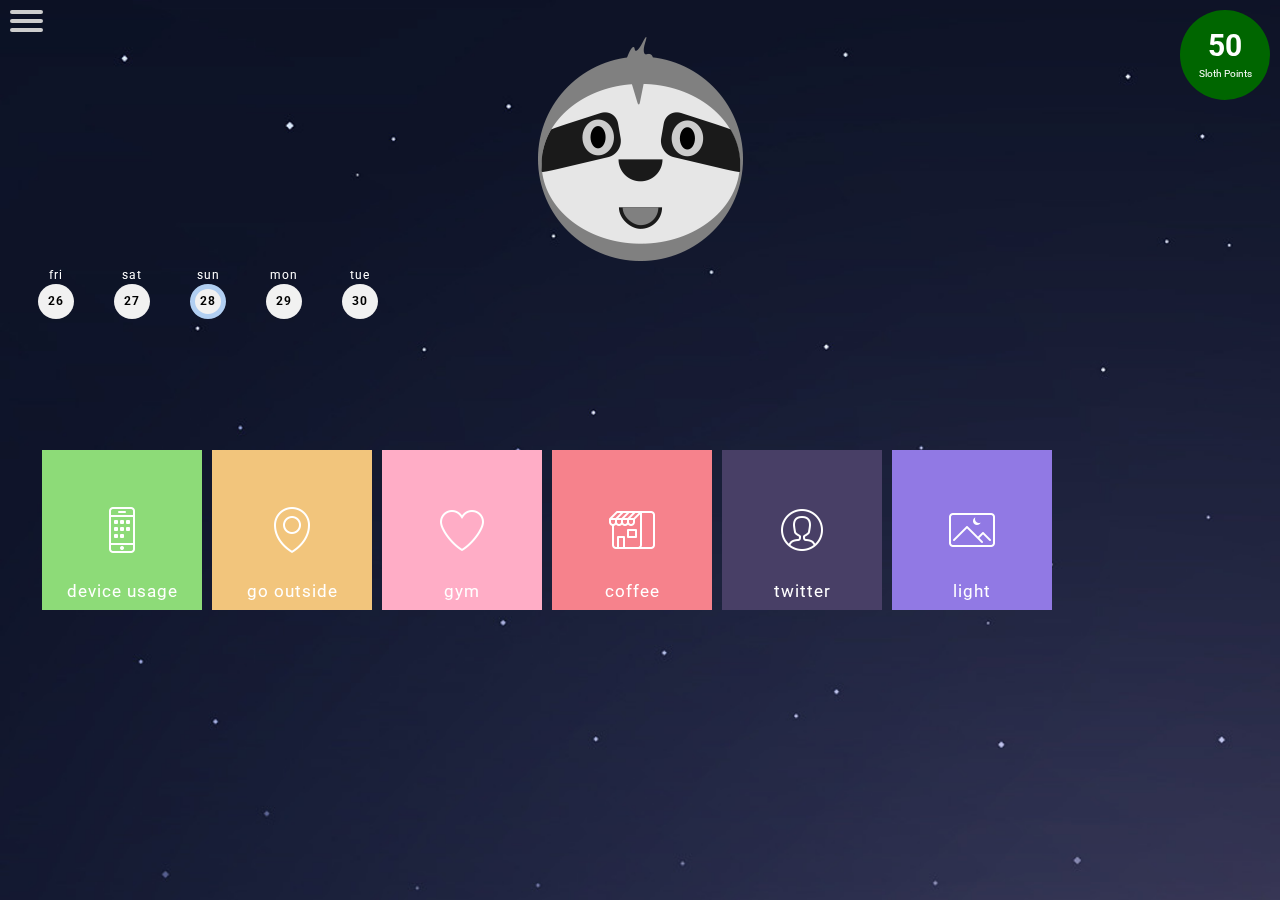
<file: src/index.html>
﻿<!DOCTYPE html>
<html class="no-js">
    <head>
        <meta charset="utf-8">
        <title>InSleep</title>
        <meta name="description" content="">
        <meta name="HandheldFriendly" content="True">
        <meta name="MobileOptimized" content="320">
        <meta name="viewport" content="width=device-width, initial-scale=1, minimal-ui">
        <meta http-equiv="cleartype" content="on">

        <link rel="apple-touch-icon-precomposed" sizes="144x144" href="img/touch/apple-touch-icon-144x144-precomposed.png">
        <link rel="apple-touch-icon-precomposed" sizes="114x114" href="img/touch/apple-touch-icon-114x114-precomposed.png">
        <link rel="apple-touch-icon-precomposed" sizes="72x72" href="img/touch/apple-touch-icon-72x72-precomposed.png">
        <link rel="apple-touch-icon-precomposed" href="img/touch/apple-touch-icon-57x57-precomposed.png">
        <link rel="shortcut icon" sizes="196x196" href="img/touch/touch-icon-196x196.png">
        <link rel="shortcut icon" href="img/touch/apple-touch-icon.png">
        <link rel="manifest" href="manifest.json">
        <link href="https://fonts.googleapis.com/css?family=Roboto" rel="stylesheet">
        <meta name="msapplication-TileImage" content="img/touch/apple-touch-icon-144x144-precomposed.png">
        <meta name="msapplication-TileColor" content="#222222">

        <link rel="stylesheet" href="css/normalize.css">
        <link rel="stylesheet" href="css/main.css">
        <script src="js/vendor/modernizr-2.7.1.min.js"></script>
    </head>
    <body>
        <div id="container">
            <div id="top">
                    <nav role="navigation">
                            <div id="menuToggle">
                              <input type="checkbox" />
                              <span></span>
                              <span></span>
                              <span></span>
                              <ul id="menu">
                                <a href="index.html"><li>Home</li></a>
                                <a href="social.html"><li>Social Login</li></a>
                                <a href="sleep.html"><li>Sleep Facts</li></a>
                              </ul>
                            </div>
                          </nav>
                <div id="sloth">
                    <img id="sloth-img" src="img/sloth-happy.png" />
                    <div id="sloth-points">
                        <div id="points">50</div> Sloth Points</div>
                </div>
                <div id="dates">
                    <ul>
                        <li><span>fri</span><span class="date">26</span></li>
                        <li><span>sat</span><span class="date">27</span></li>
                        <li><span>sun</span><span class="date selected-date">28</span></li>
                        <li><span>mon</span><span class="date">29</span></li>
                        <li><span>tue</span><span class="date">30</span></li>
                    </ul>
                </div>
            </div>

            <div class="tasks">
                <ul>
                    <li class="green" id="task-device"><h2>device usage</h2><span id="device"></span></li>
                        <div id="modal-device" class="modal">
                            <div class="modal-content">
                            <span class="close">&times;</span>
                            <h1>Device Usage</h1>
                                <p>Researchers advise ‘physical boundaries’ over devices in bedrooms after studies finds poor sleep 
                                    associated with phone use linked to depressed moods</p>
                                <img src="img/device-usage.png" width="340px" style="margin-bottom:20px;" />
                            </div>
                        </div>
                    <li class="orange"><h2>go outside</h2><span id="outside"></span></li>
                    <li class="pink"><h2>gym</h2><span id="gym"></span></li>
                    <li class="salmon"><h2>coffee</h2><span id="coffee"></span></li>
                    <li class="purple"><h2>twitter</h2><span id="twitter"></span></li>
                    <li class="light-purple"><h2>light</h2><span id="light"></li>
                    <!-- <li class="aqua"><h2>light</h2></li>
                    <li class="marine"><h2>something</h2></li> -->
                </ul>
            </div>
         </div>
         <script type="text/javascript" src="js/main.js"></script>
         <script>
        var deviceModal = document.getElementById('modal-device');
        var taskDeviceBtn = document.getElementById("task-device");
        taskDeviceBtn.onclick = function() {
            deviceModal.style.display = "block";
        }
        
        var span = document.getElementsByClassName("close")[0];

        // When the user clicks on <span> (x), close the modal
        span.onclick = function() {
            deviceModal.style.display = "none";
        }

        // When the user clicks anywhere outside of the modal, close it
        window.onclick = function(event) {
            if (event.target == modal) {
                deviceModal.style.display = "none";
        }
        }
        </script>
    </body>
</html>
</file>
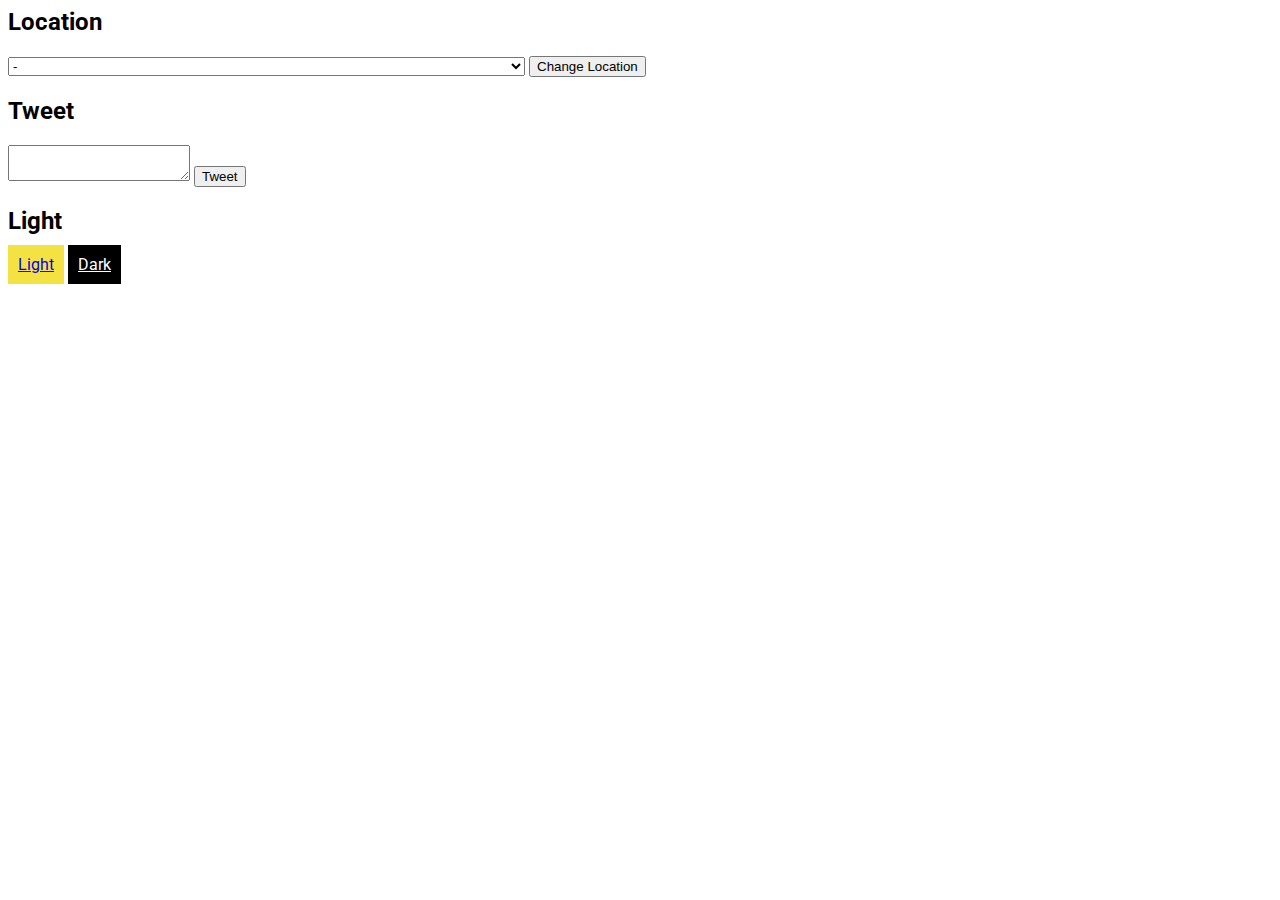
<file: src/mock/index.html>
<html>
    <head>
        <title>InSleep Mock</title>
        <link href="https://fonts.googleapis.com/css?family=Roboto" rel="stylesheet">
        <style>
            body {
                font-family: 'Roboto', sans-serif;
            }
        </style>
    </head>

    <body>
        <h2>Location</h2>
        <form onsubmit="changeLocation()">
            <select id="location">
                <option>-</option>
                <option value="coffee">Caffè Nero - 133 Deansgate, Saint Johns House, Manchester M3 3WR</option>
                <option value="gym">Bannatyne Health Club - Regency House, 36-38 Whitworth St, Manchester M1 3NR</option>
                <option value="outside">Saint John's Gardens - Lower Byrom St, Manchester M3 4AP</option>
            </select>

            <button>Change Location</button>
        </form>

        <h2>Tweet</h2>
        <form onsubmit="tweet()">
            <textarea id="txt-area"></textarea>
            <button>Tweet</button>
        </form>

        <h2>Light</h2>
        <a href="light" style="padding: 10px; background:#f4e242;" onclick="changeLight();return false;">Light</a>
        <a href="dark" style="padding: 10px; background:#000; color:#fff" onclick="changeDark();return false;">Dark</a>

        <script type="text/javascript" src="mock.js"></script>
    </body>
</html>
</file>
<file: src/css/main.css>
html,
button,
input,
select,
textarea {
    color: #222;
}

body {
    font-size: 1em;
    line-height: 1.4;
    background-image: url("../img/bg.jpg");
    background-size: 100%;
    font-family: 'Roboto', sans-serif;
}

a {
    color: #00e;
}

a:visited {
    color: #551a8b;
}

a:hover {
    color: #06e;
}

img {
    vertical-align: middle;
}

fieldset {
    border: 0;
    margin: 0;
    padding: 0;
}
textarea {
    resize: vertical;
}

.nocallout {
    -webkit-touch-callout: none;
}

.pressed {
    background-color: rgba(0, 0, 0, 0.7);
}

textarea[contenteditable] {
    -webkit-appearance: none;
}

.gifhidden {
    position: absolute;
    left: -100%;
}

 * Image replacement
 */

.ir {
    background-color: transparent;
    background-repeat: no-repeat;
    border: 0;
    direction: ltr;
    display: block;
    overflow: hidden;
    text-align: left;
    text-indent: -999em;
}

.ir br {
    display: none;
}

.hidden {
    display: none !important;
    visibility: hidden;
}

.visuallyhidden {
    border: 0;
    clip: rect(0 0 0 0);
    height: 1px;
    margin: -1px;
    overflow: hidden;
    padding: 0;
    position: absolute;
    width: 1px;
}

.visuallyhidden.focusable:active,
.visuallyhidden.focusable:focus {
    clip: auto;
    height: auto;
    margin: 0;
    overflow: visible;
    position: static;
    width: auto;
}

.invisible {
    visibility: hidden;
}

.clearfix:before,
.clearfix:after {
    content: "";
    display: table;
}

.clearfix:after {
    clear: both;
}

@media only screen and (min-width: 800px) {
    /* Style adjustments for viewports that meet the condition */
}

@media only screen and (-webkit-min-device-pixel-ratio: 1.5),
       only screen and (min-resolution: 144dpi) {
    /* Style adjustments for viewports that meet the condition */
}

#container {
    height:100%;
}

#top {
   position:fixed;
   top:0;
   height:40%;
   width:100%;
   margin: 0 0 10px 0;
}

.icon:nth-child(2) {
    margin-right: 0;
}

.icon {
    background-color: #e0e2e5;
    width: 169px;
    height: 169px;
    margin-right: 10px;
    display: inline-block;
}

.tasks {
    clear:both;
    position:fixed;
    bottom:0;
    height:50%;
    width:100%;
    overflow:auto;
    padding:-1px 0 55px 0;
}

.tasks ul {
    margin:0 0 0 42px;
    padding:0 0 0 0;
}

.tasks ul li {
    height:160px;
    width:160px;
    float:left;
    margin: 0 10px 10px 0;
    list-style-type: none;
    background-position: center;    
    background-repeat: no-repeat; 
}

.tasks ul li h2 {
    color:#fff;
    text-align: center;
    font-size: 17px;
    margin-top: 130px;
    font-weight:normal;
    letter-spacing: 1px;
}

.green {
    background:#8ddb78;
    background-image: url('../img/icons/27.Phone.png');
}

.orange {
    background: #f2c57c;
    background-image: url('../img/icons/38.Location-Pin.png');
}

.pink {
    background: #ffadc6;
    background-image: url('../img/icons/39.Heart.png');
}

.salmon {
    background: #f6828c;
    background-image: url('../img/icons/02.Shop.png');
}

.purple {
    background: #483f66;
    background-image: url('../img/icons/30.User.png');
}

.light-purple {
    background: #9179e4;
    background-image: url('../img/icons/19.Pictures-Night.png');
}

.aqua {
    background: #559cad;
    background-image: url('../img/icons/07.Wallet.png');
}

.marine {
    background: #7d82b8;
    background-image: url('../img/icons/08.Credit-Card.png');
}

#sloth {
    text-align: center;
    margin: 15px 0 0 0;
}

#sloth-img {

}

#sloth-points {
    position: absolute;
    top: 10px;
    right: 10px;
    color: #fff;
    padding: 15px 15px 15px 15px;
    border-radius: 50%;
    font-size: 10px;
    background: rgba(0,102,0,1);
    height: 60px;
    width: 60px;
}

#points {
    font-size: 30px;
    font-weight: bold;
}

.tick {
    background-image: url('../img/tick.png');
    width:62px;
    height:62px;
    display: block;
    position: relative;
    top:-170px;
    right:-100px;
    background-position: center;    
    background-repeat: no-repeat; 
}

.cross {
    background-image: url('../img/cross.png');
    width:62px;
    height:62px;
    display: block;
    position: relative;
    top:-170px;
    right:-100px;
    background-position: center;    
    background-repeat: no-repeat; 
}

#dates {
    color:#fff;
    font-size:12px;
    margin: 5px 0 0 18px;
}

#dates ul {
    margin:0;
    padding:0;
}

#dates ul li {
    float:left;
    text-align: center;
    margin:0 20px;
    list-style-type: none;
    letter-spacing: 1px;
}


#dates ul li span {
    display:block;
}

.date {
    background:#f1f1f1;
    color:#000;
    border-radius: 50%;
    padding:4px 5px;
    font-weight: bold;
    border:5px solid transparent;
}

.selected-date {
    border:5px solid #B1CFF2;
}

a
{
  text-decoration: none;
  color: #232323;
  
  transition: color 0.3s ease;
}

a:hover
{
  color: tomato;
}

#menuToggle
{
  display: block;
  position: relative;
  top: 10px;
  left: 10px;
  z-index: 999;
  -webkit-user-select: none;
  user-select: none;
}

#menuToggle input
{
  display: block;
  width: 40px;
  height: 32px;
  position: absolute;
  top: -7px;
  left: -5px;
  cursor: pointer;
  opacity: 0; /* hide this */
  z-index: 2; /* and place it over the hamburger */
  -webkit-touch-callout: none;
  
}
#menuToggle span
{
  display: block;
  width: 33px;
  height: 4px;
  margin-bottom: 5px;
  position: relative;
  background: #cdcdcd;
  border-radius: 3px;
  z-index: 1;
  transform-origin: 4px 0px;
  
  transition: transform 0.5s cubic-bezier(0.77,0.2,0.05,1.0),
              background 0.5s cubic-bezier(0.77,0.2,0.05,1.0),
              opacity 0.55s ease;
}

#menuToggle span:first-child
{
  transform-origin: 0% 0%;
}

#menuToggle span:nth-last-child(2)
{
  transform-origin: 0% 100%;
}
#menuToggle input:checked ~ span
{
  opacity: 1;
  transform: rotate(45deg) translate(-2px, -1px);
  background: #232323;
}
#menuToggle input:checked ~ span:nth-last-child(3)
{
  opacity: 0;
  transform: rotate(0deg) scale(0.2, 0.2);
}
#menuToggle input:checked ~ span:nth-last-child(2)
{
  transform: rotate(-45deg) translate(0, -1px);
}
#menu
{
  position: absolute;
  width: 300px;
  margin: -100px 0 0 -50px;
  padding: 50px;
  padding-top: 125px;
  background: #fff;
  list-style-type: none;
  -webkit-font-smoothing: antialiased;
  transform-origin: 0% 0%;
  transform: translate(-100%, 0);
  transition: transform 0.5s cubic-bezier(0.77,0.2,0.05,1.0);
}
#menu li
{
  padding: 10px 0;
  font-size: 22px;
}

#menuToggle input:checked ~ ul
{
  transform: none;
}

.login-box {
    background: #fff;
    padding: 20px;
    max-width: 300px;
    margin: 25vh auto;
    text-align: center;
    letter-spacing: 1px;
    position: relative;
    border-radius: 10px;
}

.login-box:hover {
	  box-shadow: 0 8px 17px 0 rgba(0,0,0,0.2),0 6px 20px 0 rgba(0,0,0,0.19);
}

.login-box h2 {
    margin: 20px 0 20px;
    padding: 0;
    text-transform: uppercase;
    color: #4688F1;
}

.social-button {
	  background-position: 25px 0px;
    box-sizing: border-box;
    color: rgb(255, 255, 255);
    cursor: pointer;
    display: inline-block;
    height: 50px;
	  line-height: 50px;
    text-align: left;
    text-decoration: none;
    text-transform: uppercase;
    vertical-align: middle;
    width: 100%;
	  border-radius: 3px;
    margin: 10px auto;
    outline: rgb(255, 255, 255) none 0px;
    padding-left: 20%;
    transition: all 0.2s cubic-bezier(0.72, 0.01, 0.56, 1) 0s;
	  -webkit-transition: all .3s ease;
    -moz-transition: all .3s ease;
    -ms-transition: all .3s ease;
    -o-transition: all .3s ease;
    transition: all .3s ease;
}

#facebook-connect {
    background: rgb(255, 255, 255) url('https://eswarasai.com/projects/social-login/img/facebook.svg') no-repeat scroll 5px 0px / 30px 50px padding-box border-box;
    border: 1px solid rgb(60, 90, 154);
}

#facebook-connect:hover {
	  border-color: rgb(60, 90, 154);
	  background: rgb(60, 90, 154) url('https://eswarasai.com/projects/social-login/img/facebook-white.svg') no-repeat scroll 5px 0px / 30px 50px padding-box border-box;
	  -webkit-transition: all .8s ease-out;
    -moz-transition: all .3s ease;
    -ms-transition: all .3s ease;
    -o-transition: all .3s ease;
    transition: all .3s ease-out;
}

#facebook-connect span {
	  box-sizing: border-box;
    color: rgb(60, 90, 154);
    cursor: pointer;
    text-align: center;
    text-transform: uppercase;
    border: 0px none rgb(255, 255, 255);
    outline: rgb(255, 255, 255) none 0px;
	  -webkit-transition: all .3s ease;
    -moz-transition: all .3s ease;
    -ms-transition: all .3s ease;
    -o-transition: all .3s ease;
    transition: all .3s ease;
}

#facebook-connect:hover span {
	  color: #FFF;
	  -webkit-transition: all .3s ease;
    -moz-transition: all .3s ease;
    -ms-transition: all .3s ease;
    -o-transition: all .3s ease;
    transition: all .3s ease;
}

#google-connect {
    background: rgb(255, 255, 255) url('https://eswarasai.com/projects/social-login/img/google-plus.png') no-repeat scroll 5px 0px / 50px 50px padding-box border-box;
    border: 1px solid rgb(220, 74, 61);
}

#google-connect:hover {
	  border-color: rgb(220, 74, 61);
	  background: rgb(220, 74, 61) url('https://eswarasai.com/projects/social-login/img/google-plus-white.png') no-repeat scroll 5px 0px / 50px 50px padding-box border-box;
	  -webkit-transition: all .8s ease-out;
    -moz-transition: all .3s ease;
    -ms-transition: all .3s ease;
    -o-transition: all .3s ease;
    transition: all .3s ease-out;
}

#google-connect span {
	  box-sizing: border-box;
    color: rgb(220, 74, 61);
    cursor: pointer;
    text-align: center;
    text-transform: uppercase;
    border: 0px none rgb(220, 74, 61);
    outline: rgb(255, 255, 255) none 0px;
	  -webkit-transition: all .3s ease;
    -moz-transition: all .3s ease;
    -ms-transition: all .3s ease;
    -o-transition: all .3s ease;
    transition: all .3s ease;
}

#google-connect:hover span {
	  color: #FFF;
	  -webkit-transition: all .3s ease;
    -moz-transition: all .3s ease;
    -ms-transition: all .3s ease;
    -o-transition: all .3s ease;
    transition: all .3s ease;
}

#twitter-connect {
    background: rgb(255, 255, 255) url('https://eswarasai.com/projects/social-login/img/twitter.png') no-repeat scroll 5px 1px / 45px 45px padding-box border-box;
    border: 1px solid rgb(85, 172, 238);
}

#twitter-connect:hover {
	  border-color: rgb(85, 172, 238);
	  background: rgb(85, 172, 238) url('https://eswarasai.com/projects/social-login/img/twitter-white.png') no-repeat scroll 5px 1px / 45px 45px padding-box border-box;
	  -webkit-transition: all .8s ease-out;
    -moz-transition: all .3s ease;
    -ms-transition: all .3s ease;
    -o-transition: all .3s ease;
    transition: all .3s ease-out;
}

#twitter-connect span {
	  box-sizing: border-box;
    color: rgb(85, 172, 238);
    cursor: pointer;
    text-align: center;
    text-transform: uppercase;
    border: 0px none rgb(220, 74, 61);
    outline: rgb(255, 255, 255) none 0px;
	  -webkit-transition: all .3s ease;
    -moz-transition: all .3s ease;
    -ms-transition: all .3s ease;
    -o-transition: all .3s ease;
    transition: all .3s ease;
}

#twitter-connect:hover span {
	  color: #FFF;
	  -webkit-transition: all .3s ease;
    -moz-transition: all .3s ease;
    -ms-transition: all .3s ease;
    -o-transition: all .3s ease;
    transition: all .3s ease;
}

#linkedin-connect {
    background: rgb(255, 255, 255) url('https://eswarasai.com/projects/social-login/img/linkedin.svg') no-repeat scroll 13px 0px / 28px 45px padding-box border-box;
    border: 1px solid rgb(0, 119, 181);
}

#linkedin-connect:hover {
	  border-color: rgb(0, 119, 181);
	  background: rgb(0, 119, 181) url('https://eswarasai.com/projects/social-login/img/linkedin-white.svg') no-repeat scroll 13px 0px / 28px 45px padding-box border-box;
	  -webkit-transition: all .8s ease-out;
    -moz-transition: all .3s ease;
    -ms-transition: all .3s ease;
    -o-transition: all .3s ease;
    transition: all .3s ease-out;
}

#linkedin-connect span {
	  box-sizing: border-box;
    color: rgb(0, 119, 181);
    cursor: pointer;
    text-align: center;
    text-transform: uppercase;
    border: 0px none rgb(0, 119, 181);
    outline: rgb(255, 255, 255) none 0px;
	  -webkit-transition: all .3s ease;
    -moz-transition: all .3s ease;
    -ms-transition: all .3s ease;
    -o-transition: all .3s ease;
    transition: all .3s ease;
}

#linkedin-connect:hover span {
	  color: #FFF;
	  -webkit-transition: all .3s ease;
    -moz-transition: all .3s ease;
    -ms-transition: all .3s ease;
    -o-transition: all .3s ease;
    transition: all .3s ease;
}

.modal {
    display: none; /* Hidden by default */
    position: fixed; /* Stay in place */
    z-index: 1; /* Sit on top */
    left: 0;
    top: 0;
    width: 100%; /* Full width */
    height: 100%; /* Full height */
    overflow: auto; /* Enable scroll if needed */
    background-color: rgb(0,0,0); /* Fallback color */
    background-color: rgba(0,0,0,0.4); /* Black w/ opacity */
}

/* Modal Content/Box */
.modal-content {
    background-color: #fefefe;
    margin: 15% auto; /* 15% from the top and centered */
    padding: 20px;
    border: 1px solid #888;
    width: 80%; /* Could be more or less, depending on screen size */
}

/* The Close Button */
.close {
    color: #aaa;
    float: right;
    font-size: 28px;
    font-weight: bold;
}

.close:hover,
.close:focus {
    color: black;
    text-decoration: none;
    cursor: pointer;
}
</file>
